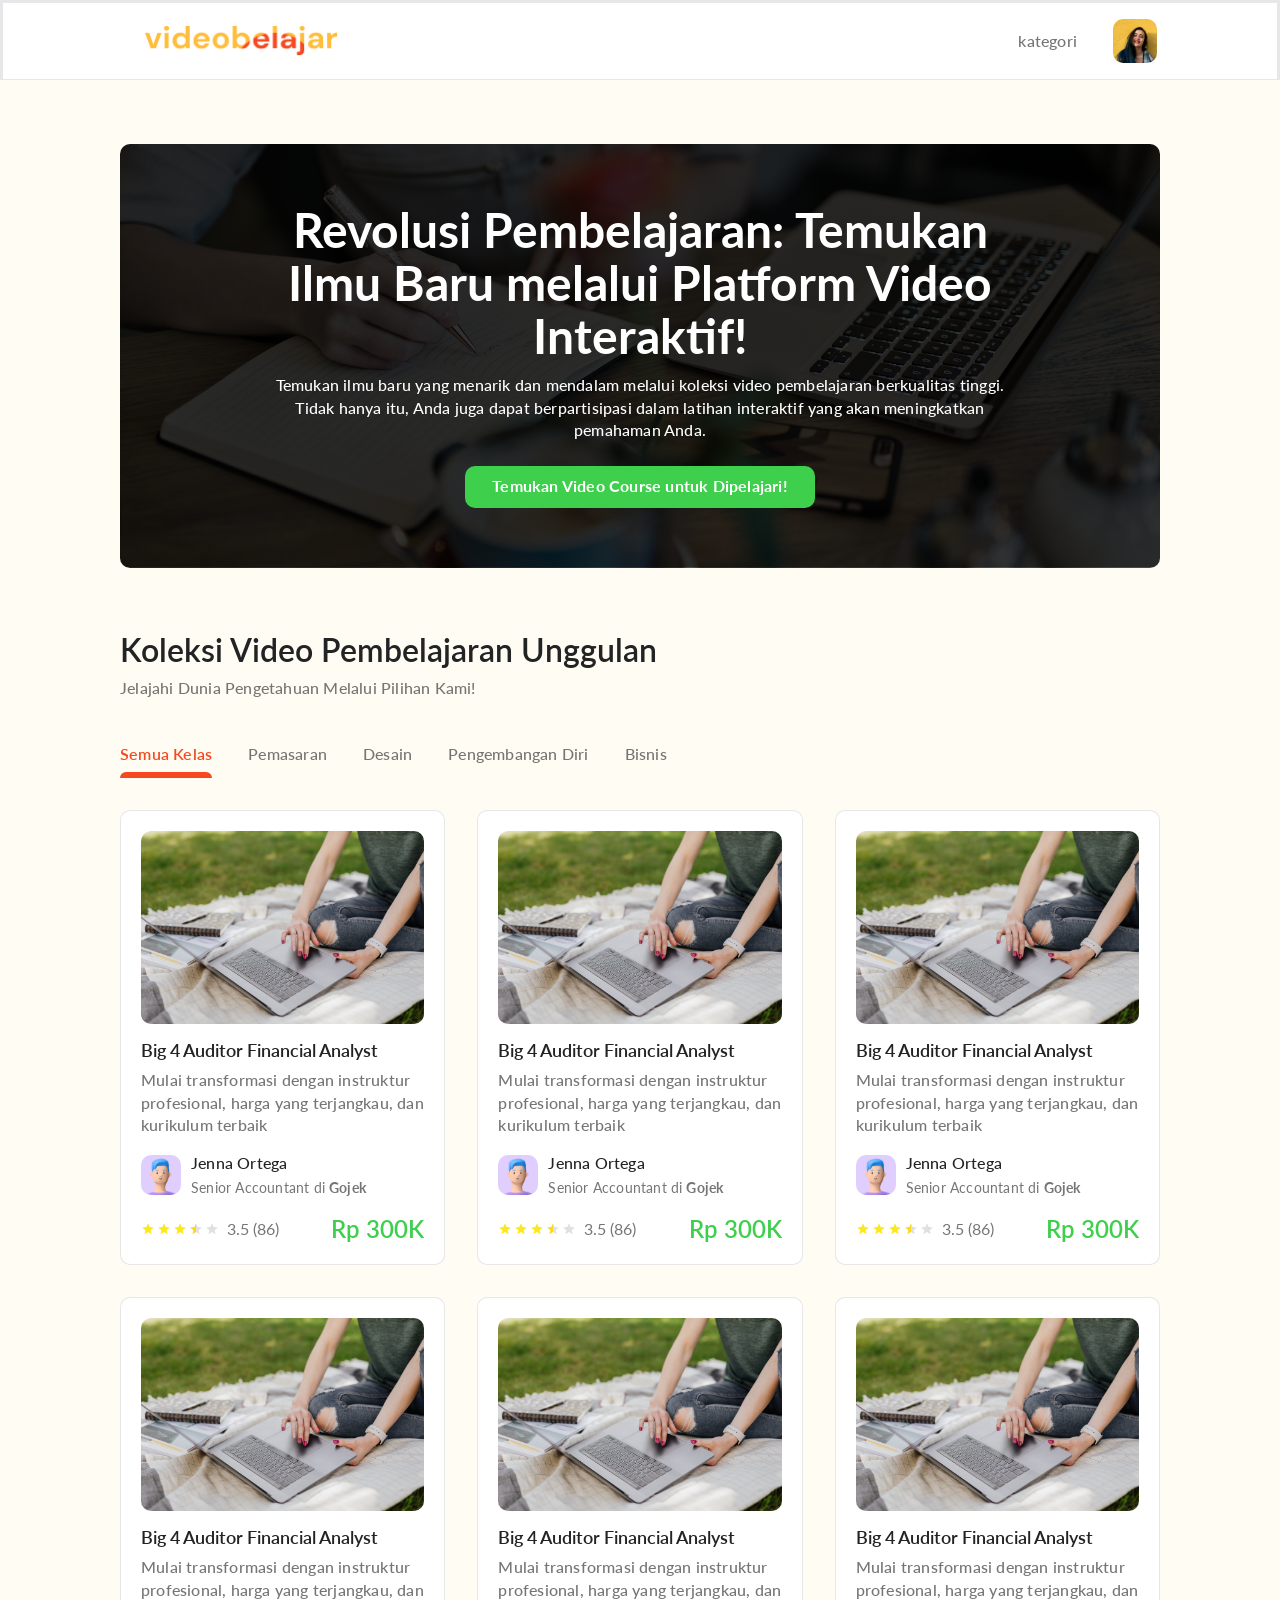
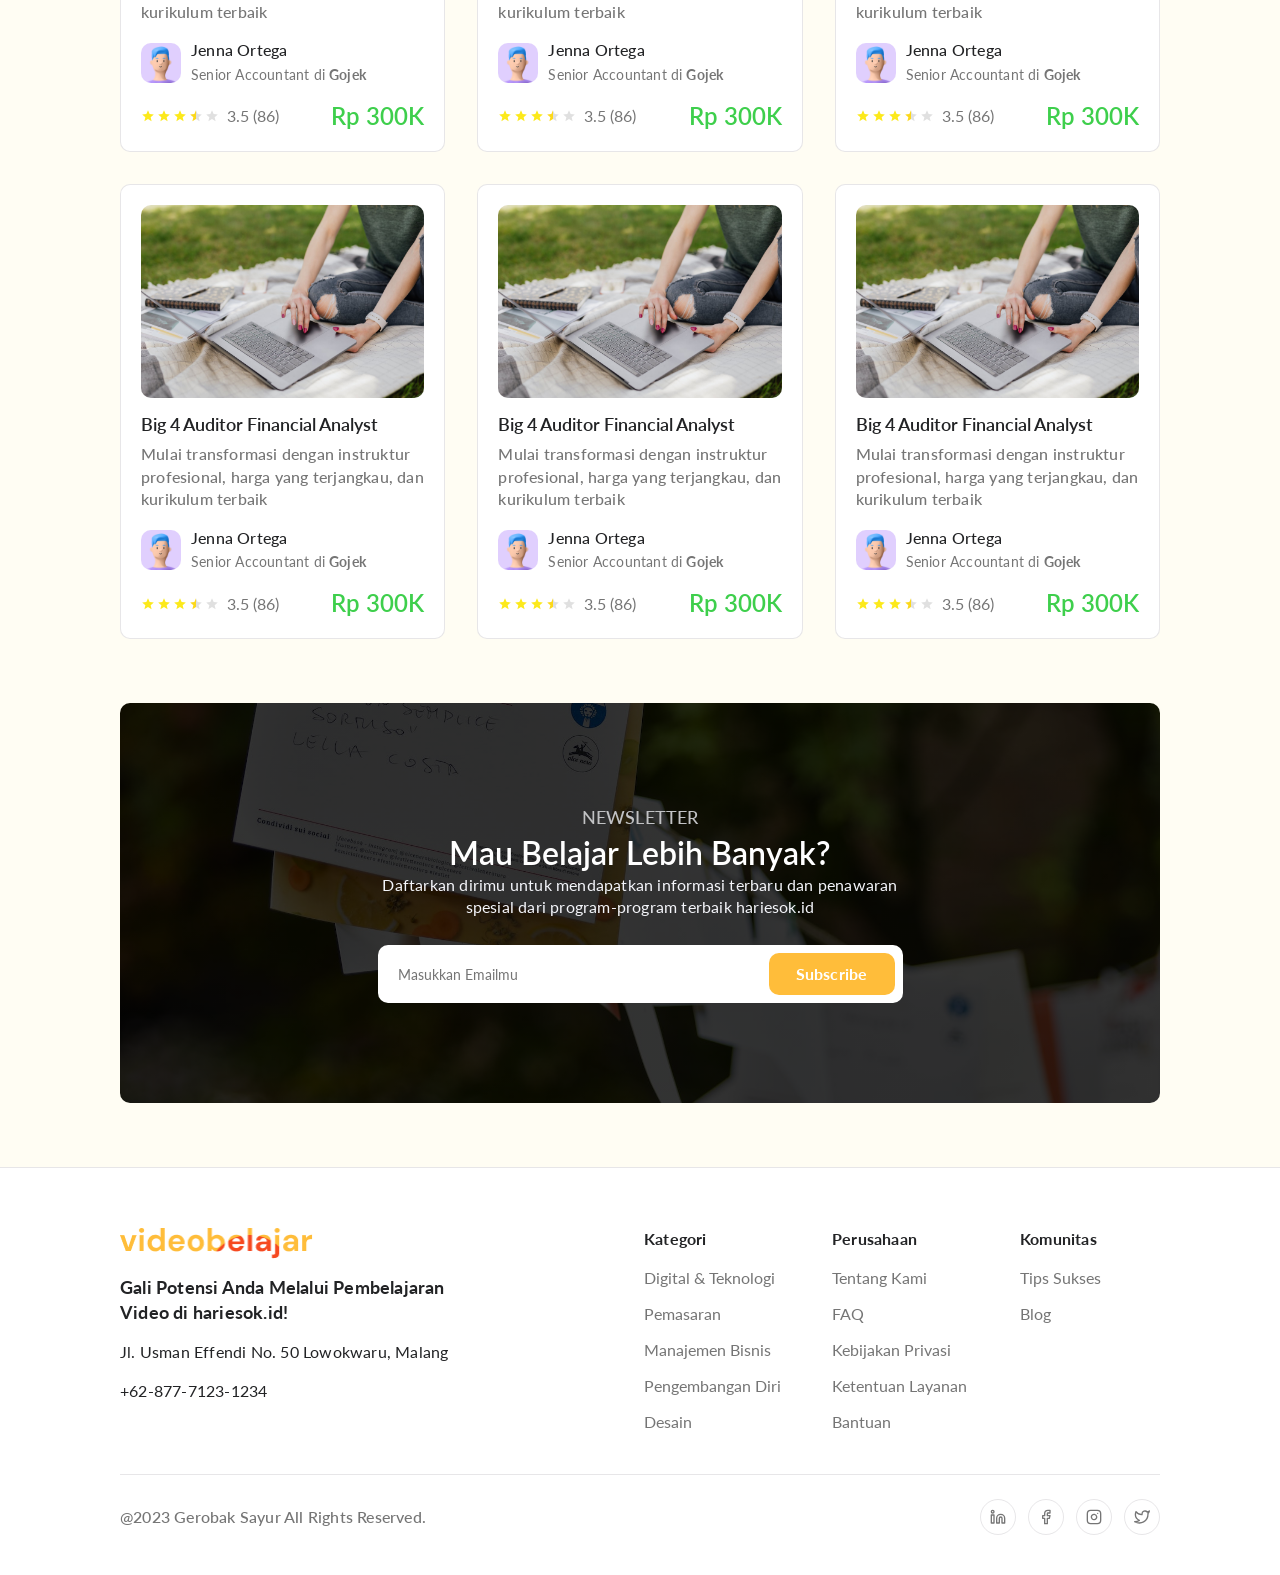
<file: index.html>
<!DOCTYPE html>
<html lang="en">
<head>
    <meta charset="UTF-8">
    <meta name="viewport" content="width=device-width, initial-scale=1.0">
    <link rel="stylesheet" href="./styles/main.css">
    <title>Document</title>
</head>
<body>
    <!-- Header/Navbar -->
    <header class="navbar-container">
        <div class="navbar-main">
            <div class="box-logo-videobelajar">
                <img class="logo-videobelajar" src="./assets/Logo.png" alt="logo video belajar">
            </div>
            <a class="kategori body-medium-medium" href="">kategori</a>
        </div>
        <img class="profile-picture" src="./assets/profile.png" alt="foto profile">
        <button class="navbar-hamburger" aria-label="Menu navigasi">
            <svg width="24" height="24" viewBox="0 0 24 24" fill="none" stroke="currentColor" stroke-width="2" stroke-linecap="round" stroke-linejoin="round">
                <line x1="3" y1="12" x2="21" y2="12"></line>
                <line x1="3" y1="6" x2="21" y2="6"></line>
                <line x1="3" y1="18" x2="21" y2="18"></line>
            </svg>
        </button>
    </header>
    <main class="main-container">
        <section class="hero-container">
            <div class="hero-content">
                <h1 class="heading-1 hero-heading">
                Revolusi Pembelajaran: Temukan Ilmu Baru melalui Platform Video Interaktif!
                </h1>
                <p class="body-medium-medium hero-desc">
                    Temukan ilmu baru yang menarik dan mendalam melalui koleksi video pembelajaran berkualitas tinggi. Tidak hanya itu, Anda juga dapat berpartisipasi dalam latihan interaktif yang akan meningkatkan pemahaman Anda.
                </p>
            </div>
            <button class="btn button-primary-contained hero-button">
                Temukan Video Course untuk Dipelajari!
            </button>
        </section>
        <section class="course-container">
            <div class="course-header">
                <h3 class="heading-3 course-header-title">Koleksi Video Pembelajaran Unggulan</h3>
                <p class="body-medium-medium course-header-desc">Jelajahi Dunia Pengetahuan Melalui Pilihan Kami!</p>
            </div>
            <nav class="course-tab">
                <button class="tab-item body-medium-medium active">Semua Kelas</button>
                <button class="tab-item body-medium-medium">Pemasaran</button>
                <button class="tab-item body-medium-medium">Desain</button>
                <button class="tab-item body-medium-medium">Pengembangan Diri</button>
                <button class="tab-item body-medium-medium">Bisnis</button>
            </nav>
            <div class="course-grid-container">
                <!-- card-1 -->
                <article class="card-container">
                    <img class="card-thumbnail" src="./assets/card-thumbnail-1.jpg" alt="scroll laptop">
                    <div class="card-desc">
                        <h6 class="heading-6 card-desc-title">Big 4 Auditor Financial Analyst</h6>
                        <p class="body-medium-medium card-desc-content">Mulai transformasi dengan instruktur profesional, harga yang terjangkau, dan kurikulum terbaik</p>
                    </div>
                    <div class="card-instructor">
                        <img class="card-instructor-img" src="./assets/card-instructor-1.png" alt="instructor jenna">
                        <div class="card-instructor-desc">
                            <span class="body-medium-medium card-instructor-name">Jenna Ortega</span>
                            <div>
                                <span class="body-small-regular card-instructor-role">Senior Accountant di</span>
                                <a class="body-small-bold card-instructor-pt" href="">Gojek</a>
                            </div>
                        </div>
                    </div>
                    <div class="card-bottom">
                        <div class="card-rating">
                            <div class="stars">
                                <svg width="0" height="0" style="position: absolute;">
                                    <defs>
                                        <linearGradient id="half-grad" x1="0%" y1="0%" x2="100%" y2="0%">
                                            <stop offset="50%" stop-color="#FCD81B" />
                                            <stop offset="50%" stop-color="#E0E0E0" />
                                        </linearGradient>
                                    </defs>
                                </svg>
                                <svg class="star star-filled" viewBox="0 0 24 24"><path d="M12 17.27L18.18 21l-1.64-7.03L22 9.24l-7.19-.61L12 2 9.19 8.63 2 9.24l5.46 4.73L5.82 21z"/></svg>
                                <svg class="star star-filled" viewBox="0 0 24 24"><path d="M12 17.27L18.18 21l-1.64-7.03L22 9.24l-7.19-.61L12 2 9.19 8.63 2 9.24l5.46 4.73L5.82 21z"/></svg>
                                <svg class="star star-filled" viewBox="0 0 24 24"><path d="M12 17.27L18.18 21l-1.64-7.03L22 9.24l-7.19-.61L12 2 9.19 8.63 2 9.24l5.46 4.73L5.82 21z"/></svg>
                                <svg class="star star-half" viewBox="0 0 24 24"><path d="M12 17.27L18.18 21l-1.64-7.03L22 9.24l-7.19-.61L12 2 9.19 8.63 2 9.24l5.46 4.73L5.82 21z"/></svg>
                                <svg class="star star-empty" viewBox="0 0 24 24"><path d="M12 17.27L18.18 21l-1.64-7.03L22 9.24l-7.19-.61L12 2 9.19 8.63 2 9.24l5.46 4.73L5.82 21z"/></svg>
                            </div>
                            <span class="card-rating-text">3.5 (86)</span>
                        </div>
                        <span class="heading-4 card-price">Rp 300K</span>
                    </div>
                </article>
                <!-- card-2 -->
                <article class="card-container">
                    <img class="card-thumbnail" src="./assets/card-thumbnail-1.jpg" alt="scroll laptop">
                    <div class="card-desc">
                        <h6 class="heading-6 card-desc-title">Big 4 Auditor Financial Analyst</h6>
                        <p class="body-medium-medium card-desc-content">Mulai transformasi dengan instruktur profesional, harga yang terjangkau, dan kurikulum terbaik</p>
                    </div>
                    <div class="card-instructor">
                        <img class="card-instructor-img" src="./assets/card-instructor-1.png" alt="instructor jenna">
                        <div class="card-instructor-desc">
                            <span class="body-medium-medium card-instructor-name">Jenna Ortega</span>
                            <div>
                                <span class="body-small-regular card-instructor-role">Senior Accountant di</span>
                                <a class="body-small-bold card-instructor-pt" href="">Gojek</a>
                            </div>
                        </div>
                    </div>
                    <div class="card-bottom">
                        <div class="card-rating">
                            <div class="stars">
                                <svg width="0" height="0" style="position: absolute;">
                                    <defs>
                                        <linearGradient id="half-grad" x1="0%" y1="0%" x2="100%" y2="0%">
                                            <stop offset="50%" stop-color="#FCD81B" />
                                            <stop offset="50%" stop-color="#E0E0E0" />
                                        </linearGradient>
                                    </defs>
                                </svg>
                                <svg class="star star-filled" viewBox="0 0 24 24"><path d="M12 17.27L18.18 21l-1.64-7.03L22 9.24l-7.19-.61L12 2 9.19 8.63 2 9.24l5.46 4.73L5.82 21z"/></svg>
                                <svg class="star star-filled" viewBox="0 0 24 24"><path d="M12 17.27L18.18 21l-1.64-7.03L22 9.24l-7.19-.61L12 2 9.19 8.63 2 9.24l5.46 4.73L5.82 21z"/></svg>
                                <svg class="star star-filled" viewBox="0 0 24 24"><path d="M12 17.27L18.18 21l-1.64-7.03L22 9.24l-7.19-.61L12 2 9.19 8.63 2 9.24l5.46 4.73L5.82 21z"/></svg>
                                <svg class="star star-half" viewBox="0 0 24 24"><path d="M12 17.27L18.18 21l-1.64-7.03L22 9.24l-7.19-.61L12 2 9.19 8.63 2 9.24l5.46 4.73L5.82 21z"/></svg>
                                <svg class="star star-empty" viewBox="0 0 24 24"><path d="M12 17.27L18.18 21l-1.64-7.03L22 9.24l-7.19-.61L12 2 9.19 8.63 2 9.24l5.46 4.73L5.82 21z"/></svg>
                            </div>
                            <span class="card-rating-text">3.5 (86)</span>
                        </div>
                        <span class="heading-4 card-price">Rp 300K</span>
                    </div>
                </article>
                <!-- card-3 -->
                <article class="card-container">
                    <img class="card-thumbnail" src="./assets/card-thumbnail-1.jpg" alt="scroll laptop">
                    <div class="card-desc">
                        <h6 class="heading-6 card-desc-title">Big 4 Auditor Financial Analyst</h6>
                        <p class="body-medium-medium card-desc-content">Mulai transformasi dengan instruktur profesional, harga yang terjangkau, dan kurikulum terbaik</p>
                    </div>
                    <div class="card-instructor">
                        <img class="card-instructor-img" src="./assets/card-instructor-1.png" alt="instructor jenna">
                        <div class="card-instructor-desc">
                            <span class="body-medium-medium card-instructor-name">Jenna Ortega</span>
                            <div>
                                <span class="body-small-regular card-instructor-role">Senior Accountant di</span>
                                <a class="body-small-bold card-instructor-pt" href="">Gojek</a>
                            </div>
                        </div>
                    </div>
                    <div class="card-bottom">
                        <div class="card-rating">
                            <div class="stars">
                                <svg width="0" height="0" style="position: absolute;">
                                    <defs>
                                        <linearGradient id="half-grad" x1="0%" y1="0%" x2="100%" y2="0%">
                                            <stop offset="50%" stop-color="#FCD81B" />
                                            <stop offset="50%" stop-color="#E0E0E0" />
                                        </linearGradient>
                                    </defs>
                                </svg>
                                <svg class="star star-filled" viewBox="0 0 24 24"><path d="M12 17.27L18.18 21l-1.64-7.03L22 9.24l-7.19-.61L12 2 9.19 8.63 2 9.24l5.46 4.73L5.82 21z"/></svg>
                                <svg class="star star-filled" viewBox="0 0 24 24"><path d="M12 17.27L18.18 21l-1.64-7.03L22 9.24l-7.19-.61L12 2 9.19 8.63 2 9.24l5.46 4.73L5.82 21z"/></svg>
                                <svg class="star star-filled" viewBox="0 0 24 24"><path d="M12 17.27L18.18 21l-1.64-7.03L22 9.24l-7.19-.61L12 2 9.19 8.63 2 9.24l5.46 4.73L5.82 21z"/></svg>
                                <svg class="star star-half" viewBox="0 0 24 24"><path d="M12 17.27L18.18 21l-1.64-7.03L22 9.24l-7.19-.61L12 2 9.19 8.63 2 9.24l5.46 4.73L5.82 21z"/></svg>
                                <svg class="star star-empty" viewBox="0 0 24 24"><path d="M12 17.27L18.18 21l-1.64-7.03L22 9.24l-7.19-.61L12 2 9.19 8.63 2 9.24l5.46 4.73L5.82 21z"/></svg>
                            </div>
                            <span class="card-rating-text">3.5 (86)</span>
                        </div>
                        <span class="heading-4 card-price">Rp 300K</span>
                    </div>
                </article>
                <!-- card-4 -->
                <article class="card-container">
                    <img class="card-thumbnail" src="./assets/card-thumbnail-1.jpg" alt="scroll laptop">
                    <div class="card-desc">
                        <h6 class="heading-6 card-desc-title">Big 4 Auditor Financial Analyst</h6>
                        <p class="body-medium-medium card-desc-content">Mulai transformasi dengan instruktur profesional, harga yang terjangkau, dan kurikulum terbaik</p>
                    </div>
                    <div class="card-instructor">
                        <img class="card-instructor-img" src="./assets/card-instructor-1.png" alt="instructor jenna">
                        <div class="card-instructor-desc">
                            <span class="body-medium-medium card-instructor-name">Jenna Ortega</span>
                            <div>
                                <span class="body-small-regular card-instructor-role">Senior Accountant di</span>
                                <a class="body-small-bold card-instructor-pt" href="">Gojek</a>
                            </div>
                        </div>
                    </div>
                    <div class="card-bottom">
                        <div class="card-rating">
                            <div class="stars">
                                <svg width="0" height="0" style="position: absolute;">
                                    <defs>
                                        <linearGradient id="half-grad" x1="0%" y1="0%" x2="100%" y2="0%">
                                            <stop offset="50%" stop-color="#FCD81B" />
                                            <stop offset="50%" stop-color="#E0E0E0" />
                                        </linearGradient>
                                    </defs>
                                </svg>
                                <svg class="star star-filled" viewBox="0 0 24 24"><path d="M12 17.27L18.18 21l-1.64-7.03L22 9.24l-7.19-.61L12 2 9.19 8.63 2 9.24l5.46 4.73L5.82 21z"/></svg>
                                <svg class="star star-filled" viewBox="0 0 24 24"><path d="M12 17.27L18.18 21l-1.64-7.03L22 9.24l-7.19-.61L12 2 9.19 8.63 2 9.24l5.46 4.73L5.82 21z"/></svg>
                                <svg class="star star-filled" viewBox="0 0 24 24"><path d="M12 17.27L18.18 21l-1.64-7.03L22 9.24l-7.19-.61L12 2 9.19 8.63 2 9.24l5.46 4.73L5.82 21z"/></svg>
                                <svg class="star star-half" viewBox="0 0 24 24"><path d="M12 17.27L18.18 21l-1.64-7.03L22 9.24l-7.19-.61L12 2 9.19 8.63 2 9.24l5.46 4.73L5.82 21z"/></svg>
                                <svg class="star star-empty" viewBox="0 0 24 24"><path d="M12 17.27L18.18 21l-1.64-7.03L22 9.24l-7.19-.61L12 2 9.19 8.63 2 9.24l5.46 4.73L5.82 21z"/></svg>
                            </div>
                            <span class="card-rating-text">3.5 (86)</span>
                        </div>
                        <span class="heading-4 card-price">Rp 300K</span>
                    </div>
                </article>
                <!-- card-5 -->
                <article class="card-container">
                    <img class="card-thumbnail" src="./assets/card-thumbnail-1.jpg" alt="scroll laptop">
                    <div class="card-desc">
                        <h6 class="heading-6 card-desc-title">Big 4 Auditor Financial Analyst</h6>
                        <p class="body-medium-medium card-desc-content">Mulai transformasi dengan instruktur profesional, harga yang terjangkau, dan kurikulum terbaik</p>
                    </div>
                    <div class="card-instructor">
                        <img class="card-instructor-img" src="./assets/card-instructor-1.png" alt="instructor jenna">
                        <div class="card-instructor-desc">
                            <span class="body-medium-medium card-instructor-name">Jenna Ortega</span>
                            <div>
                                <span class="body-small-regular card-instructor-role">Senior Accountant di</span>
                                <a class="body-small-bold card-instructor-pt" href="">Gojek</a>
                            </div>
                        </div>
                    </div>
                    <div class="card-bottom">
                        <div class="card-rating">
                            <div class="stars">
                                <svg width="0" height="0" style="position: absolute;">
                                    <defs>
                                        <linearGradient id="half-grad" x1="0%" y1="0%" x2="100%" y2="0%">
                                            <stop offset="50%" stop-color="#FCD81B" />
                                            <stop offset="50%" stop-color="#E0E0E0" />
                                        </linearGradient>
                                    </defs>
                                </svg>
                                <svg class="star star-filled" viewBox="0 0 24 24"><path d="M12 17.27L18.18 21l-1.64-7.03L22 9.24l-7.19-.61L12 2 9.19 8.63 2 9.24l5.46 4.73L5.82 21z"/></svg>
                                <svg class="star star-filled" viewBox="0 0 24 24"><path d="M12 17.27L18.18 21l-1.64-7.03L22 9.24l-7.19-.61L12 2 9.19 8.63 2 9.24l5.46 4.73L5.82 21z"/></svg>
                                <svg class="star star-filled" viewBox="0 0 24 24"><path d="M12 17.27L18.18 21l-1.64-7.03L22 9.24l-7.19-.61L12 2 9.19 8.63 2 9.24l5.46 4.73L5.82 21z"/></svg>
                                <svg class="star star-half" viewBox="0 0 24 24"><path d="M12 17.27L18.18 21l-1.64-7.03L22 9.24l-7.19-.61L12 2 9.19 8.63 2 9.24l5.46 4.73L5.82 21z"/></svg>
                                <svg class="star star-empty" viewBox="0 0 24 24"><path d="M12 17.27L18.18 21l-1.64-7.03L22 9.24l-7.19-.61L12 2 9.19 8.63 2 9.24l5.46 4.73L5.82 21z"/></svg>
                            </div>
                            <span class="card-rating-text">3.5 (86)</span>
                        </div>
                        <span class="heading-4 card-price">Rp 300K</span>
                    </div>
                </article>
                <!-- card-6 -->
                <article class="card-container">
                    <img class="card-thumbnail" src="./assets/card-thumbnail-1.jpg" alt="scroll laptop">
                    <div class="card-desc">
                        <h6 class="heading-6 card-desc-title">Big 4 Auditor Financial Analyst</h6>
                        <p class="body-medium-medium card-desc-content">Mulai transformasi dengan instruktur profesional, harga yang terjangkau, dan kurikulum terbaik</p>
                    </div>
                    <div class="card-instructor">
                        <img class="card-instructor-img" src="./assets/card-instructor-1.png" alt="instructor jenna">
                        <div class="card-instructor-desc">
                            <span class="body-medium-medium card-instructor-name">Jenna Ortega</span>
                            <div>
                                <span class="body-small-regular card-instructor-role">Senior Accountant di</span>
                                <a class="body-small-bold card-instructor-pt" href="">Gojek</a>
                            </div>
                        </div>
                    </div>
                    <div class="card-bottom">
                        <div class="card-rating">
                            <div class="stars">
                                <svg width="0" height="0" style="position: absolute;">
                                    <defs>
                                        <linearGradient id="half-grad" x1="0%" y1="0%" x2="100%" y2="0%">
                                            <stop offset="50%" stop-color="#FCD81B" />
                                            <stop offset="50%" stop-color="#E0E0E0" />
                                        </linearGradient>
                                    </defs>
                                </svg>
                                <svg class="star star-filled" viewBox="0 0 24 24"><path d="M12 17.27L18.18 21l-1.64-7.03L22 9.24l-7.19-.61L12 2 9.19 8.63 2 9.24l5.46 4.73L5.82 21z"/></svg>
                                <svg class="star star-filled" viewBox="0 0 24 24"><path d="M12 17.27L18.18 21l-1.64-7.03L22 9.24l-7.19-.61L12 2 9.19 8.63 2 9.24l5.46 4.73L5.82 21z"/></svg>
                                <svg class="star star-filled" viewBox="0 0 24 24"><path d="M12 17.27L18.18 21l-1.64-7.03L22 9.24l-7.19-.61L12 2 9.19 8.63 2 9.24l5.46 4.73L5.82 21z"/></svg>
                                <svg class="star star-half" viewBox="0 0 24 24"><path d="M12 17.27L18.18 21l-1.64-7.03L22 9.24l-7.19-.61L12 2 9.19 8.63 2 9.24l5.46 4.73L5.82 21z"/></svg>
                                <svg class="star star-empty" viewBox="0 0 24 24"><path d="M12 17.27L18.18 21l-1.64-7.03L22 9.24l-7.19-.61L12 2 9.19 8.63 2 9.24l5.46 4.73L5.82 21z"/></svg>
                            </div>
                            <span class="card-rating-text">3.5 (86)</span>
                        </div>
                        <span class="heading-4 card-price">Rp 300K</span>
                    </div>
                </article>
                <!-- card-7 -->
                <article class="card-container">
                    <img class="card-thumbnail" src="./assets/card-thumbnail-1.jpg" alt="scroll laptop">
                    <div class="card-desc">
                        <h6 class="heading-6 card-desc-title">Big 4 Auditor Financial Analyst</h6>
                        <p class="body-medium-medium card-desc-content">Mulai transformasi dengan instruktur profesional, harga yang terjangkau, dan kurikulum terbaik</p>
                    </div>
                    <div class="card-instructor">
                        <img class="card-instructor-img" src="./assets/card-instructor-1.png" alt="instructor jenna">
                        <div class="card-instructor-desc">
                            <span class="body-medium-medium card-instructor-name">Jenna Ortega</span>
                            <div>
                                <span class="body-small-regular card-instructor-role">Senior Accountant di</span>
                                <a class="body-small-bold card-instructor-pt" href="">Gojek</a>
                            </div>
                        </div>
                    </div>
                    <div class="card-bottom">
                        <div class="card-rating">
                            <div class="stars">
                                <svg width="0" height="0" style="position: absolute;">
                                    <defs>
                                        <linearGradient id="half-grad" x1="0%" y1="0%" x2="100%" y2="0%">
                                            <stop offset="50%" stop-color="#FCD81B" />
                                            <stop offset="50%" stop-color="#E0E0E0" />
                                        </linearGradient>
                                    </defs>
                                </svg>
                                <svg class="star star-filled" viewBox="0 0 24 24"><path d="M12 17.27L18.18 21l-1.64-7.03L22 9.24l-7.19-.61L12 2 9.19 8.63 2 9.24l5.46 4.73L5.82 21z"/></svg>
                                <svg class="star star-filled" viewBox="0 0 24 24"><path d="M12 17.27L18.18 21l-1.64-7.03L22 9.24l-7.19-.61L12 2 9.19 8.63 2 9.24l5.46 4.73L5.82 21z"/></svg>
                                <svg class="star star-filled" viewBox="0 0 24 24"><path d="M12 17.27L18.18 21l-1.64-7.03L22 9.24l-7.19-.61L12 2 9.19 8.63 2 9.24l5.46 4.73L5.82 21z"/></svg>
                                <svg class="star star-half" viewBox="0 0 24 24"><path d="M12 17.27L18.18 21l-1.64-7.03L22 9.24l-7.19-.61L12 2 9.19 8.63 2 9.24l5.46 4.73L5.82 21z"/></svg>
                                <svg class="star star-empty" viewBox="0 0 24 24"><path d="M12 17.27L18.18 21l-1.64-7.03L22 9.24l-7.19-.61L12 2 9.19 8.63 2 9.24l5.46 4.73L5.82 21z"/></svg>
                            </div>
                            <span class="card-rating-text">3.5 (86)</span>
                        </div>
                        <span class="heading-4 card-price">Rp 300K</span>
                    </div>
                </article>
                <!-- card-8 -->
                <article class="card-container">
                    <img class="card-thumbnail" src="./assets/card-thumbnail-1.jpg" alt="scroll laptop">
                    <div class="card-desc">
                        <h6 class="heading-6 card-desc-title">Big 4 Auditor Financial Analyst</h6>
                        <p class="body-medium-medium card-desc-content">Mulai transformasi dengan instruktur profesional, harga yang terjangkau, dan kurikulum terbaik</p>
                    </div>
                    <div class="card-instructor">
                        <img class="card-instructor-img" src="./assets/card-instructor-1.png" alt="instructor jenna">
                        <div class="card-instructor-desc">
                            <span class="body-medium-medium card-instructor-name">Jenna Ortega</span>
                            <div>
                                <span class="body-small-regular card-instructor-role">Senior Accountant di</span>
                                <a class="body-small-bold card-instructor-pt" href="">Gojek</a>
                            </div>
                        </div>
                    </div>
                    <div class="card-bottom">
                        <div class="card-rating">
                            <div class="stars">
                                <svg width="0" height="0" style="position: absolute;">
                                    <defs>
                                        <linearGradient id="half-grad" x1="0%" y1="0%" x2="100%" y2="0%">
                                            <stop offset="50%" stop-color="#FCD81B" />
                                            <stop offset="50%" stop-color="#E0E0E0" />
                                        </linearGradient>
                                    </defs>
                                </svg>
                                <svg class="star star-filled" viewBox="0 0 24 24"><path d="M12 17.27L18.18 21l-1.64-7.03L22 9.24l-7.19-.61L12 2 9.19 8.63 2 9.24l5.46 4.73L5.82 21z"/></svg>
                                <svg class="star star-filled" viewBox="0 0 24 24"><path d="M12 17.27L18.18 21l-1.64-7.03L22 9.24l-7.19-.61L12 2 9.19 8.63 2 9.24l5.46 4.73L5.82 21z"/></svg>
                                <svg class="star star-filled" viewBox="0 0 24 24"><path d="M12 17.27L18.18 21l-1.64-7.03L22 9.24l-7.19-.61L12 2 9.19 8.63 2 9.24l5.46 4.73L5.82 21z"/></svg>
                                <svg class="star star-half" viewBox="0 0 24 24"><path d="M12 17.27L18.18 21l-1.64-7.03L22 9.24l-7.19-.61L12 2 9.19 8.63 2 9.24l5.46 4.73L5.82 21z"/></svg>
                                <svg class="star star-empty" viewBox="0 0 24 24"><path d="M12 17.27L18.18 21l-1.64-7.03L22 9.24l-7.19-.61L12 2 9.19 8.63 2 9.24l5.46 4.73L5.82 21z"/></svg>
                            </div>
                            <span class="card-rating-text">3.5 (86)</span>
                        </div>
                        <span class="heading-4 card-price">Rp 300K</span>
                    </div>
                </article>
                <!-- card-9 -->
                <article class="card-container">
                    <img class="card-thumbnail" src="./assets/card-thumbnail-1.jpg" alt="scroll laptop">
                    <div class="card-desc">
                        <h6 class="heading-6 card-desc-title">Big 4 Auditor Financial Analyst</h6>
                        <p class="body-medium-medium card-desc-content">Mulai transformasi dengan instruktur profesional, harga yang terjangkau, dan kurikulum terbaik</p>
                    </div>
                    <div class="card-instructor">
                        <img class="card-instructor-img" src="./assets/card-instructor-1.png" alt="instructor jenna">
                        <div class="card-instructor-desc">
                            <span class="body-medium-medium card-instructor-name">Jenna Ortega</span>
                            <div>
                                <span class="body-small-regular card-instructor-role">Senior Accountant di</span>
                                <a class="body-small-bold card-instructor-pt" href="">Gojek</a>
                            </div>
                        </div>
                    </div>
                    <div class="card-bottom">
                        <div class="card-rating">
                            <div class="stars">
                                <svg width="0" height="0" style="position: absolute;">
                                    <defs>
                                        <linearGradient id="half-grad" x1="0%" y1="0%" x2="100%" y2="0%">
                                            <stop offset="50%" stop-color="#FCD81B" />
                                            <stop offset="50%" stop-color="#E0E0E0" />
                                        </linearGradient>
                                    </defs>
                                </svg>
                                <svg class="star star-filled" viewBox="0 0 24 24"><path d="M12 17.27L18.18 21l-1.64-7.03L22 9.24l-7.19-.61L12 2 9.19 8.63 2 9.24l5.46 4.73L5.82 21z"/></svg>
                                <svg class="star star-filled" viewBox="0 0 24 24"><path d="M12 17.27L18.18 21l-1.64-7.03L22 9.24l-7.19-.61L12 2 9.19 8.63 2 9.24l5.46 4.73L5.82 21z"/></svg>
                                <svg class="star star-filled" viewBox="0 0 24 24"><path d="M12 17.27L18.18 21l-1.64-7.03L22 9.24l-7.19-.61L12 2 9.19 8.63 2 9.24l5.46 4.73L5.82 21z"/></svg>
                                <svg class="star star-half" viewBox="0 0 24 24"><path d="M12 17.27L18.18 21l-1.64-7.03L22 9.24l-7.19-.61L12 2 9.19 8.63 2 9.24l5.46 4.73L5.82 21z"/></svg>
                                <svg class="star star-empty" viewBox="0 0 24 24"><path d="M12 17.27L18.18 21l-1.64-7.03L22 9.24l-7.19-.61L12 2 9.19 8.63 2 9.24l5.46 4.73L5.82 21z"/></svg>
                            </div>
                            <span class="card-rating-text">3.5 (86)</span>
                        </div>
                        <span class="heading-4 card-price">Rp 300K</span>
                    </div>
                </article>
            </div>
        </section>
        <section class="cta-container">
            <div class="cta-content">
                <span class="body-large-medium cta-content-span">NEWSLETTER</span>
                <h3 class="heading-3 cta-content-header">Mau Belajar Lebih Banyak?</h3>
                <p class="body-medium-regular cta-content-desc">Daftarkan dirimu untuk mendapatkan informasi terbaru dan penawaran spesial dari program-program terbaik hariesok.id</p>
            </div>
            <form class="cta-form-container">
                <input class="cta-email-input" type="email" placeholder="Masukkan Emailmu">
                <button type="submit" class="btn button-secondary-contained cta-email-button">Subscribe</button>
            </form>
        </section>
    </main>
    <footer class="footer-container">
        <div class="footer-top">
            <div class="footer-brand">
                <img class="footer-logo" src="./assets/Logo.png" alt="logo video Belajar">
                <p class="body-large-bold footer-tagline">Gali Potensi Anda Melalui Pembelajaran Video di hariesok.id!</p>
                <address class="body-medium-regular footer-address">
                Jl. Usman Effendi No. 50 Lowokwaru, Malang
                </address>
                <p class="body-medium-regular footer-number">+62-877-7123-1234</p>
            </div>
            <nav class="footer-nav">
                <div class="footer-col">
                <h4 class="body-medium-bold footer-col-title">Kategori</h4>
                <ul class="footer-links">
                    <li><a href="#">Digital & Teknologi</a></li>
                    <li><a href="#">Pemasaran</a></li>
                    <li><a href="#">Manajemen Bisnis</a></li>
                    <li><a href="#">Pengembangan Diri</a></li>
                    <li><a href="#">Desain</a></li>
                </ul>
                </div>
                <div class="footer-col">
                <h4 class="body-medium-bold footer-col-title">Perusahaan</h4>
                <ul class="footer-links">
                    <li><a href="#">Tentang Kami</a></li>
                    <li><a href="#">FAQ</a></li>
                    <li><a href="#">Kebijakan Privasi</a></li>
                    <li><a href="#">Ketentuan Layanan</a></li>
                    <li><a href="#">Bantuan</a></li>
                </ul>
                </div>
                <div class="footer-col">
                <h4 class="body-medium-bold footer-col-title">Komunitas</h4>
                <ul class="footer-links">
                    <li><a href="#">Tips Sukses</a></li>
                    <li><a href="#">Blog</a></li>
                </ul>
                </div>
            </nav>
        </div>
        <hr class="footer-divider">
        <div class="footer-bottom">
            <p class="body-medium-medium footer-copyright">
                @2023 Gerobak Sayur All Rights Reserved.
            </p>
            <div class="footer-socials">
                <a href="#" class="social-icon" aria-label="LinkedIn">
                    <svg width="16" height="16" viewBox="0 0 24 24" fill="none" stroke="currentColor" stroke-width="2" stroke-linecap="round" stroke-linejoin="round">
                        <path d="M16 8a6 6 0 0 1 6 6v7h-4v-7a2 2 0 0 0-2-2 2 2 0 0 0-2 2v7h-4v-7a6 6 0 0 1 6-6z"></path>
                        <rect x="2" y="9" width="4" height="12"></rect>
                        <circle cx="4" cy="4" r="2"></circle>
                    </svg>
                </a>
                <a href="#" class="social-icon" aria-label="Facebook">
                    <svg width="16" height="16" viewBox="0 0 24 24" fill="none" stroke="currentColor" stroke-width="2" stroke-linecap="round" stroke-linejoin="round">
                        <path d="M18 2h-3a5 5 0 0 0-5 5v3H7v4h3v8h4v-8h3l1-4h-4V7a1 1 0 0 1 1-1h3z"></path>
                    </svg>
                </a>
                <a href="#" class="social-icon" aria-label="Instagram">
                    <svg width="16" height="16" viewBox="0 0 24 24" fill="none" stroke="currentColor" stroke-width="2" stroke-linecap="round" stroke-linejoin="round">
                        <rect x="2" y="2" width="20" height="20" rx="5" ry="5"></rect>
                        <path d="M16 11.37A4 4 0 1 1 12.63 8 4 4 0 0 1 16 11.37z"></path>
                        <line x1="17.5" y1="6.5" x2="17.51" y2="6.5"></line>
                    </svg>
                </a>
                <a href="#" class="social-icon" aria-label="Twitter">
                    <svg width="16" height="16" viewBox="0 0 24 24" fill="none" stroke="currentColor" stroke-width="2" stroke-linecap="round" stroke-linejoin="round">
                        <path d="M23 3a10.9 10.9 0 0 1-3.14 1.53 4.48 4.48 0 0 0-7.86 3v1A10.66 10.66 0 0 1 3 4s-4 9 5 13a11.64 11.64 0 0 1-7 2c9 5 20 0 20-11.5a4.5 4.5 0 0 0-.08-.83A7.72 7.72 0 0 0 23 3z"></path>
                    </svg>
                </a>
            </div>
        </div>
    </footer>
</body>
</html>
</file>
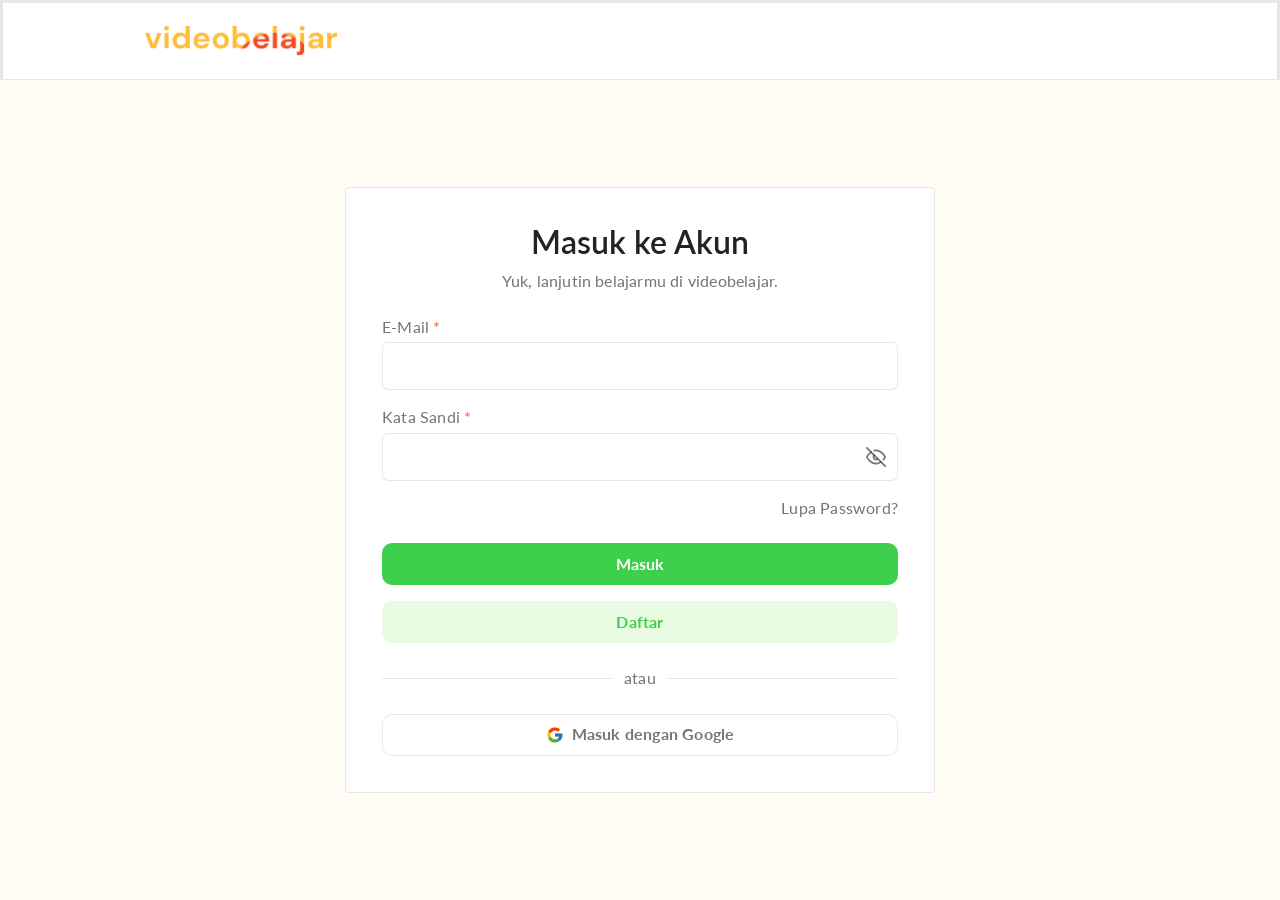
<file: login.html>
<!DOCTYPE html>
<html lang="id">
<head>
    <meta charset="UTF-8">
    <meta name="viewport" content="width=device-width, initial-scale=1.0">
    <link rel="stylesheet" href="./styles/main.css">
    <title>Masuk - videobelajar</title>
</head>
<body>
    <!-- Header/Navbar -->
    <header class="navbar-container">
        <div class="navbar-main">
            <a class="box-logo-videobelajar">
                <img class="logo-videobelajar" src="./assets/Logo.png" alt="logo video belajar">
            </a>
        </div>
    </header>

    <main class="auth-main">
        <section class="auth-card">
            <div class="auth-header">
                <h3 class="heading-3 auth-title">Masuk ke Akun</h3>
                <p class="body-medium-regular auth-subtitle">Yuk, lanjutin belajarmu di videobelajar.</p>
            </div>

            <form class="auth-form" action="#">
                <div class="auth-fields">
                    <div class="form-group">
                        <label class="body-medium-regular form-label" for="email">
                            E-Mail <span class="form-required">*</span>
                        </label>
                        <input class="form-input" type="email" id="email" name="email" required>
                    </div>

                    <div class="form-group">
                        <label class="body-medium-regular form-label" for="password">
                            Kata Sandi <span class="form-required">*</span>
                        </label>
                        <div class="form-password">
                            <input class="form-input" type="password" id="password" name="password" required>
                            <button type="button" class="form-password-toggle" aria-label="Tampilkan kata sandi">
                                <svg width="20" height="20" viewBox="0 0 24 24" fill="none" stroke="currentColor" stroke-width="2" stroke-linecap="round" stroke-linejoin="round">
                                    <path d="M17.94 17.94A10.07 10.07 0 0 1 12 20c-7 0-11-8-11-8a18.45 18.45 0 0 1 5.06-5.94"></path>
                                    <path d="M9.9 4.24A9.12 9.12 0 0 1 12 4c7 0 11 8 11 8a18.5 18.5 0 0 1-2.16 3.19"></path>
                                    <path d="M14.12 14.12a3 3 0 1 1-4.24-4.24"></path>
                                    <line x1="1" y1="1" x2="23" y2="23"></line>
                                </svg>
                            </button>
                        </div>
                    </div>

                    <a class="body-medium-regular auth-forgot" href="#">Lupa Password?</a>
                </div>

                <div class="auth-actions">
                    <a class="btn button-primary-contained auth-btn" href="./index.html">Masuk</a>
                    <a href="./register.html" class="btn button-primary-shadow auth-btn">Daftar</a>
                </div>
            </form>

            <div class="auth-divider">
                <span class="body-medium-regular">atau</span>
            </div>

            <button type="button" class="btn auth-google-btn">
                <svg width="18" height="18" viewBox="0 0 48 48" aria-hidden="true">
                    <path fill="#FFC107" d="M43.6 20.5H42V20H24v8h11.3C33.7 32.7 29.2 36 24 36c-6.6 0-12-5.4-12-12s5.4-12 12-12c3.1 0 5.8 1.2 7.9 3.1l5.7-5.7C34 6.1 29.3 4 24 4 12.9 4 4 12.9 4 24s8.9 20 20 20 20-8.9 20-20c0-1.3-.1-2.4-.4-3.5z"/>
                    <path fill="#FF3D00" d="M6.3 14.7l6.6 4.8C14.7 15.1 19 12 24 12c3.1 0 5.8 1.2 7.9 3.1l5.7-5.7C34 6.1 29.3 4 24 4 16.3 4 9.7 8.3 6.3 14.7z"/>
                    <path fill="#4CAF50" d="M24 44c5.2 0 9.9-2 13.4-5.2l-6.2-5.2C29.2 35.1 26.7 36 24 36c-5.2 0-9.6-3.3-11.3-8l-6.5 5C9.5 39.6 16.2 44 24 44z"/>
                    <path fill="#1976D2" d="M43.6 20.5H42V20H24v8h11.3c-.8 2.2-2.2 4.2-4.1 5.6l6.2 5.2C37 39.2 44 34 44 24c0-1.3-.1-2.4-.4-3.5z"/>
                </svg>
                Masuk dengan Google
            </button>
        </section>
    </main>
</body>
</html>
</file>
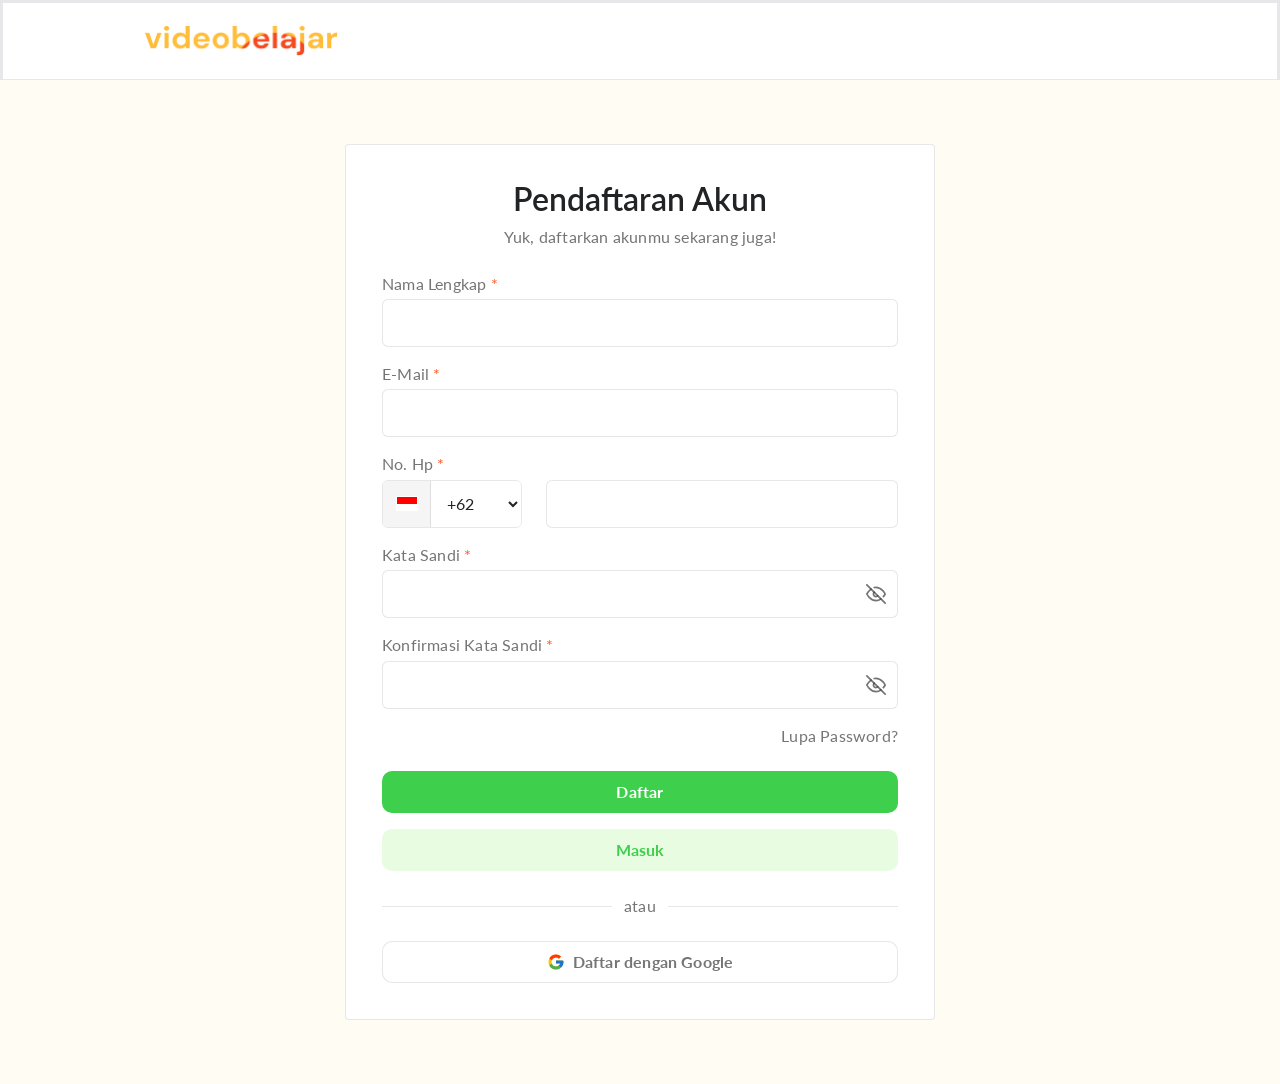
<file: register.html>
<!DOCTYPE html>
<html lang="id">
<head>
    <meta charset="UTF-8">
    <meta name="viewport" content="width=device-width, initial-scale=1.0">
    <link rel="stylesheet" href="./styles/main.css">
    <title>Daftar - videobelajar</title>
</head>
<body>
    <!-- Header/Navbar -->
    <header class="navbar-container">
        <div class="navbar-main">
            <a class="box-logo-videobelajar" href="./index.html">
                <img class="logo-videobelajar" src="./assets/Logo.png" alt="logo video belajar">
            </a>
        </div>
    </header>

    <main class="auth-main">
        <section class="auth-card">
            <div class="auth-header">
                <h3 class="heading-3 auth-title">Pendaftaran Akun</h3>
                <p class="body-medium-regular auth-subtitle">Yuk, daftarkan akunmu sekarang juga!</p>
            </div>

            <form class="auth-form" action="#">
                <div class="auth-fields">
                    <div class="form-group">
                        <label class="body-medium-regular form-label" for="fullname">
                            Nama Lengkap <span class="form-required">*</span>
                        </label>
                        <input class="form-input" type="text" id="fullname" name="fullname" required>
                    </div>

                    <div class="form-group">
                        <label class="body-medium-regular form-label" for="email">
                            E-Mail <span class="form-required">*</span>
                        </label>
                        <input class="form-input" type="email" id="email" name="email" required>
                    </div>

                    <div class="form-group">
                        <label class="body-medium-regular form-label" for="phone">
                            No. Hp <span class="form-required">*</span>
                        </label>
                        <div class="form-phone">
                            <div class="form-phone-code">
                                <span class="form-phone-flag" aria-hidden="true"></span>
                                <select class="form-select" name="country-code" aria-label="Kode negara">
                                    <option value="+62">+62</option>
                                    <option value="+60">+60</option>
                                    <option value="+65">+65</option>
                                </select>
                            </div>
                            <input class="form-input" type="tel" id="phone" name="phone" required>
                        </div>
                    </div>

                    <div class="form-group">
                        <label class="body-medium-regular form-label" for="password">
                            Kata Sandi <span class="form-required">*</span>
                        </label>
                        <div class="form-password">
                            <input class="form-input" type="password" id="password" name="password" required>
                            <button type="button" class="form-password-toggle" aria-label="Tampilkan kata sandi">
                                <svg width="20" height="20" viewBox="0 0 24 24" fill="none" stroke="currentColor" stroke-width="2" stroke-linecap="round" stroke-linejoin="round">
                                    <path d="M17.94 17.94A10.07 10.07 0 0 1 12 20c-7 0-11-8-11-8a18.45 18.45 0 0 1 5.06-5.94"></path>
                                    <path d="M9.9 4.24A9.12 9.12 0 0 1 12 4c7 0 11 8 11 8a18.5 18.5 0 0 1-2.16 3.19"></path>
                                    <path d="M14.12 14.12a3 3 0 1 1-4.24-4.24"></path>
                                    <line x1="1" y1="1" x2="23" y2="23"></line>
                                </svg>
                            </button>
                        </div>
                    </div>

                    <div class="form-group">
                        <label class="body-medium-regular form-label" for="confirm-password">
                            Konfirmasi Kata Sandi <span class="form-required">*</span>
                        </label>
                        <div class="form-password">
                            <input class="form-input" type="password" id="confirm-password" name="confirm-password" required>
                            <button type="button" class="form-password-toggle" aria-label="Tampilkan konfirmasi kata sandi">
                                <svg width="20" height="20" viewBox="0 0 24 24" fill="none" stroke="currentColor" stroke-width="2" stroke-linecap="round" stroke-linejoin="round">
                                    <path d="M17.94 17.94A10.07 10.07 0 0 1 12 20c-7 0-11-8-11-8a18.45 18.45 0 0 1 5.06-5.94"></path>
                                    <path d="M9.9 4.24A9.12 9.12 0 0 1 12 4c7 0 11 8 11 8a18.5 18.5 0 0 1-2.16 3.19"></path>
                                    <path d="M14.12 14.12a3 3 0 1 1-4.24-4.24"></path>
                                    <line x1="1" y1="1" x2="23" y2="23"></line>
                                </svg>
                            </button>
                        </div>
                    </div>

                    <a class="body-medium-regular auth-forgot" href="#">Lupa Password?</a>
                </div>

                <div class="auth-actions">
                    <button type="submit" class="btn button-primary-contained auth-btn">Daftar</button>
                    <a href="./login.html" class="btn button-primary-shadow auth-btn">Masuk</a>
                </div>
            </form>

            <div class="auth-divider">
                <span class="body-medium-regular">atau</span>
            </div>

            <button type="button" class="btn auth-google-btn">
                <svg width="18" height="18" viewBox="0 0 48 48" aria-hidden="true">
                    <path fill="#FFC107" d="M43.6 20.5H42V20H24v8h11.3C33.7 32.7 29.2 36 24 36c-6.6 0-12-5.4-12-12s5.4-12 12-12c3.1 0 5.8 1.2 7.9 3.1l5.7-5.7C34 6.1 29.3 4 24 4 12.9 4 4 12.9 4 24s8.9 20 20 20 20-8.9 20-20c0-1.3-.1-2.4-.4-3.5z"/>
                    <path fill="#FF3D00" d="M6.3 14.7l6.6 4.8C14.7 15.1 19 12 24 12c3.1 0 5.8 1.2 7.9 3.1l5.7-5.7C34 6.1 29.3 4 24 4 16.3 4 9.7 8.3 6.3 14.7z"/>
                    <path fill="#4CAF50" d="M24 44c5.2 0 9.9-2 13.4-5.2l-6.2-5.2C29.2 35.1 26.7 36 24 36c-5.2 0-9.6-3.3-11.3-8l-6.5 5C9.5 39.6 16.2 44 24 44z"/>
                    <path fill="#1976D2" d="M43.6 20.5H42V20H24v8h11.3c-.8 2.2-2.2 4.2-4.1 5.6l6.2 5.2C37 39.2 44 34 44 24c0-1.3-.1-2.4-.4-3.5z"/>
                </svg>
                Daftar dengan Google
            </button>
        </section>
    </main>
</body>
</html>
</file>
<file: styles/main.css>
/* ==================== IMPORTS ==================== */
@import url(./token.css);
@import url(./reset.css);
@import url(./components.css);
@import url(./home.css);
@import url(./auth.css);

/* ==================== TYPOGRAPHY (HEADING & BODY) ==================== */

/* Heading Styles (H1 - H6) */
.heading-1{
    font-family: var(--font-family-heading);
    font-size: var(--font-size-h1);
    font-weight: var(--font-weight-h1);
    line-height: var(--font-lineheight-h1);
    letter-spacing: var(--font-letterspacing-h1);
}
.heading-2{
    font-family: var(--font-family-heading);
    font-size: var(--font-size-h2);
    font-weight: var(--font-weight-h2);
    line-height: var(--font-lineheight-h2);
    letter-spacing: var(--font-letterspacing-h2);
}
.heading-3{
    font-family: var(--font-family-heading);
    font-size: var(--font-size-h3);
    font-weight: var(--font-weight-h3);
    line-height: var(--font-lineheight-h3);
    letter-spacing: var(--font-letterspacing-h3);
}
.heading-4{
    font-family: var(--font-family-heading);
    font-size: var(--font-size-h4);
    font-weight: var(--font-weight-h4);
    line-height: var(--font-lineheight-h4);
    letter-spacing: var(--font-letterspacing-h4);
}
.heading-5{
    font-family: var(--font-family-heading);
    font-size: var(--font-size-h5);
    font-weight: var(--font-weight-h5);
    line-height: var(--font-lineheight-h5);
    letter-spacing: var(--font-letterspacing-h5);
}
.heading-6{
    font-family: var(--font-family-heading);
    font-size: var(--font-size-h6);
    font-weight: var(--font-weight-h6);
    line-height: var(--font-lineheight-h6);
    letter-spacing: var(--font-letterspacing-h6);
}

/* Body Large */
.body-large-bold{
    font-family: var(--font-family-heading);
    font-size: var(--font-size-body-large-bold);
    font-weight: var(--font-weight-body-large-bold);
    line-height: var(--font-lineheight-body-large-bold);
    letter-spacing: var(--font-letterspacing-body-large-bold);
}
.body-large-semibold{
    font-family: var(--font-family-heading);
    font-size: var(--font-size-body-large-semibold);
    font-weight: var(--font-weight-body-large-semibold);
    line-height: var(--font-lineheight-body-large-semibold);
    letter-spacing: var(--font-letterspacing-body-large-semibold);
}
.body-large-medium{
    font-family: var(--font-family-heading);
    font-size: var(--font-size-body-large-medium);
    font-weight: var(--font-weight-body-large-medium);
    line-height: var(--font-lineheight-body-large-medium);
    letter-spacing: var(--font-letterspacing-body-large-medium);
}
.body-large-regular{
    font-family: var(--font-family-heading);
    font-size: var(--font-size-body-large-regular);
    font-weight: var(--font-weight-body-large-regular);
    line-height: var(--font-lineheight-body-large-regular);
    letter-spacing: var(--font-letterspacing-body-large-regular);
}

/* Body Medium */
.body-medium-bold{
    font-family: var(--font-family-heading);
    font-size: var(--font-size-body-medium-bold);
    font-weight: var(--font-weight-body-medium-bold);
    line-height: var(--font-lineheight-body-medium-bold);
    letter-spacing: var(--font-letterspacing-body-medium-bold);
}
.body-medium-semibold{
    font-family: var(--font-family-heading);
    font-size: var(--font-size-body-medium-semibold);
    font-weight: var(--font-weight-body-medium-semibold);
    line-height: var(--font-lineheight-body-medium-semibold);
    letter-spacing: var(--font-letterspacing-body-medium-semibold);
}
.body-medium-medium{
    font-family: var(--font-family-heading);
    font-size: var(--font-size-body-medium-medium);
    font-weight: var(--font-weight-body-medium-medium);
    line-height: var(--font-lineheight-body-medium-medium);
    letter-spacing: var(--font-letterspacing-body-medium-medium);
}
.body-medium-regular{
    font-family: var(--font-family-heading);
    font-size: var(--font-size-body-medium-regular);
    font-weight: var(--font-weight-body-medium-regular);
    line-height: var(--font-lineheight-body-medium-regular);
    letter-spacing: var(--font-letterspacing-body-medium-regular);
}

/* Body Small */
.body-small-bold{
    font-family: var(--font-family-heading);
    font-size: var(--font-size-body-small-bold);
    font-weight: var(--font-weight-body-small-bold);
    line-height: var(--font-lineheight-body-small-bold);
    letter-spacing: var(--font-letterspacing-body-small-bold);
}
.body-small-semibold{
    font-family: var(--font-family-heading);
    font-size: var(--font-size-body-small-semibold);
    font-weight: var(--font-weight-body-small-semibold);
    line-height: var(--font-lineheight-body-small-semibold);
    letter-spacing: var(--font-letterspacing-body-small-semibold);
}
.body-small-medium{
    font-family: var(--font-family-heading);
    font-size: var(--font-size-body-small-medium);
    font-weight: var(--font-weight-body-small-medium);
    line-height: var(--font-lineheight-body-small-medium);
    letter-spacing: var(--font-letterspacing-body-small-medium);
}
.body-small-regular{
    font-family: var(--font-family-heading);
    font-size: var(--font-size-body-small-regular);
    font-weight: var(--font-weight-body-small-regular);
    line-height: var(--font-lineheight-body-small-regular);
    letter-spacing: var(--font-letterspacing-body-small-regular);
}

/* ==================== NAVBAR ==================== */
.navbar-container{
    display: flex;
    flex-direction: row;
    justify-content: center;
    align-items: center;
    background-color: var(--other-primary-background);
    width: 100%;
    height: 80px;
    border-bottom-width: 1px;
    padding-top: 12px;
    padding-right: 120px;
    padding-bottom: 12px;
    padding-left: 120px;
    gap: 36px;
    border-color: var(--other-border-background);
    border-style: solid;
}

.navbar-main{
    display: flex;
    justify-content: center;
    align-items: center;
    width: 100%;
    max-width: 1120px;
    height: 56px;
    justify-content: space-between;
}

.box-logo-videobelajar{
    display: flex;
    width: 237px;
    height: 56px;
    align-items: center;
    justify-content: center;
}

.logo-videobelajar{
    width: 193.03024291992188px;
    height: 30.080001831054688px;
}

.profile-picture{
    width: 44px;
    height: 44px;
    border-radius: 10px;
}

.kategori{
    color: var(--text-dark-secondary);
}

.navbar-hamburger {
    display: none;
}

.footer-container {
    background-color: var(--other-primary-background);
    border-top: 1px solid var(--other-border-background);
    padding: 60px 120px 40px;
    display: flex;
    flex-direction: column;
    align-items: center;
    width: 100%;
}

.footer-top {
    display: flex;
    justify-content: space-between;
    align-items: flex-start;
    width: 100%;
    max-width: 1200px;
    gap: 48px;
}

.footer-brand {
    display: flex;
    flex-direction: column;
    gap: 16px;
    max-width: 352px;
}

.footer-logo {
    width: 193px;
    height: auto;
}

.footer-tagline {
    color: var(--text-dark-primary);
}

.footer-address {
    color: var(--text-dark-primary);
    font-style: normal;
}

.footer-number {
    color: var(--text-dark-primary);
}

.footer-nav {
    display: flex;
    gap: 48px;
}

.footer-col {
    display: flex;
    flex-direction: column;
    gap: 16px;
    min-width: 140px;
}

.footer-col-title {
    color: var(--text-dark-primary);
}

.footer-links {
    list-style: none;
    display: flex;
    flex-direction: column;
    gap: 12px;
    padding: 0;
    margin: 0;
}

.footer-links li a {
    color: var(--text-dark-secondary);
    text-decoration: none;
    font-family: var(--font-family-heading);
    font-size: var(--font-size-body-medium-regular);
    font-weight: var(--font-weight-body-medium-regular);
    transition: color 0.2s ease;
}

.footer-links li a:hover {
    color: var(--primary-default);
}

.footer-divider {
    width: 100%;
    max-width: 1200px;
    border: none;
    border-top: 1px solid var(--other-border-background);
    margin: 40px 0 24px;
}

.footer-bottom {
    display: flex;
    justify-content: space-between;
    align-items: center;
    width: 100%;
    max-width: 1200px;
}

.footer-copyright {
    color: var(--text-dark-secondary);
}

.footer-socials {
    display: flex;
    align-items: center;
    gap: 12px;
}

.social-icon {
    display: inline-flex;
    align-items: center;
    justify-content: center;
    width: 36px;
    height: 36px;
    border-radius: 50%;
    border: 1px solid var(--other-border-background);
    color: var(--text-dark-secondary);
    text-decoration: none;
    transition: all 0.2s ease;
}

.social-icon:hover {
    border-color: var(--primary-default);
    color: var(--primary-default);
    background-color: var(--primary-100);
}

/* ==================== RESPONSIVE (MOBILE) ==================== */
@media (max-width: 768px) {
    /* Navbar Mobile Sesuai Frame Figma 360x74 */
    .navbar-container {
        padding: 16px 20px;
        height: 74px;
        justify-content: space-between;
    }

    .navbar-main {
        width: auto;
        height: auto;
    }

    .box-logo-videobelajar {
        width: auto;
        height: auto;
    }

    .logo-videobelajar {
        width: 150px;
        height: auto;
    }

    .kategori,
    .profile-picture {
        display: none;
    }

    .navbar-hamburger {
        display: flex;
        align-items: center;
        justify-content: center;
        background: none;
        border: none;
        cursor: pointer;
        color: var(--text-dark-primary);
        padding: 4px;
    }

    /* Footer Mobile Sesuai Frame Figma 320x260 */
    .footer-container {
        padding: 40px 20px 28px;
    }

    .footer-top {
        flex-direction: column;
        gap: 20px;
        width: 100%;
    }

    .footer-brand {
        max-width: 100%;
        gap: 12px;
    }

    .footer-nav {
        flex-direction: column;
        gap: 0;
        width: 100%;
    }

    .footer-col {
        width: 100%;
        min-width: auto;
        border-bottom: 1px solid var(--other-border-background);
        padding: 14px 0;
        gap: 0;
    }

    .footer-col-title {
        display: flex;
        justify-content: space-between;
        align-items: center;
        width: 100%;
        cursor: pointer;
        color: var(--text-dark-primary);
    }

    /* Ikon panah panah kanan (>) accordion */
    .footer-col-title::after {
        content: "";
        width: 8px;
        height: 8px;
        border-right: 2px solid var(--text-dark-secondary);
        border-top: 2px solid var(--text-dark-secondary);
        transform: rotate(45deg);
        display: inline-block;
    }

    .footer-links {
        display: none; /* Sublink disembunyikan di mobile sesuai Figma accordion */
    }

    .footer-divider {
        margin: 24px 0 20px;
    }

    /* Bagian bawah footer: sosial media di atas, copyright di bawah */
    .footer-bottom {
        flex-direction: column;
        align-items: flex-start;
        gap: 16px;
        width: 100%;
    }

    .footer-socials {
        order: 1; /* Sosial media tampil di atas */
    }

    .footer-copyright {
        order: 2; /* Copyright tampil di bawah */
        color: var(--text-dark-secondary);
    }
}
</file>
